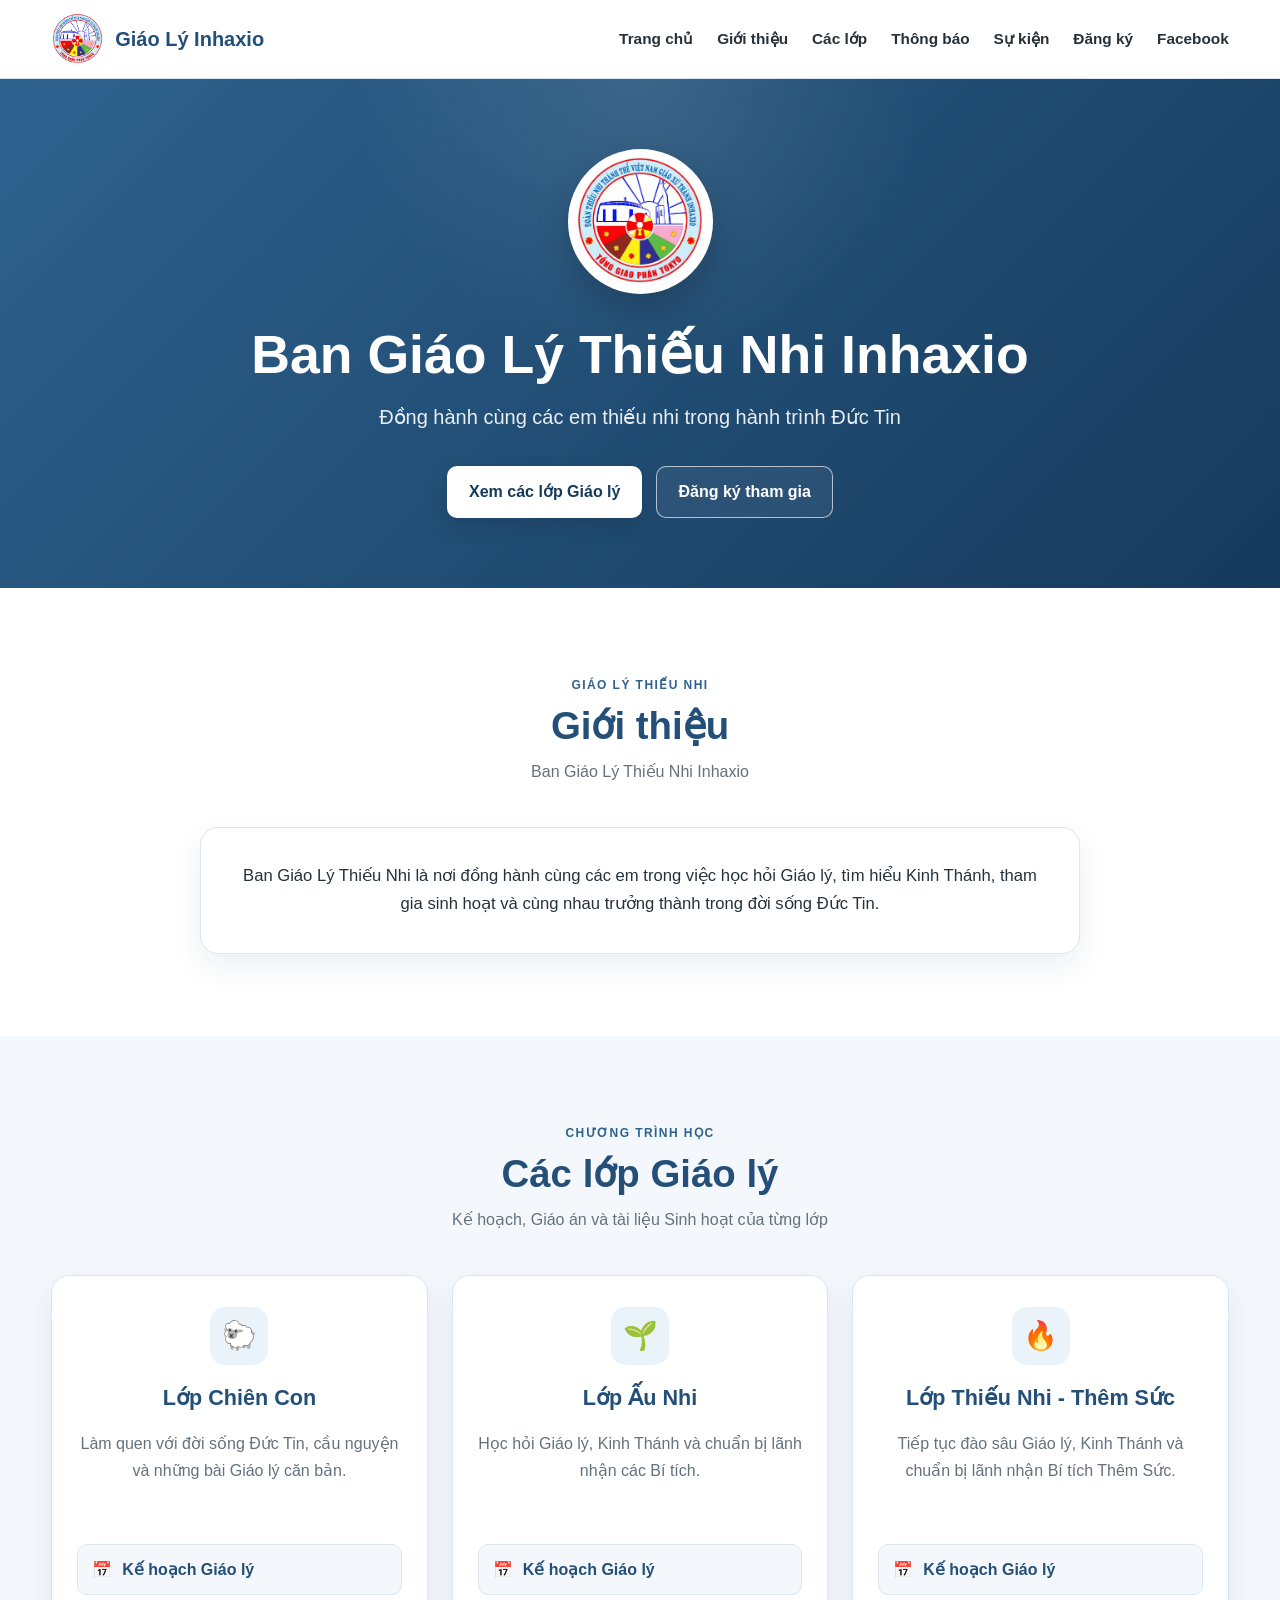
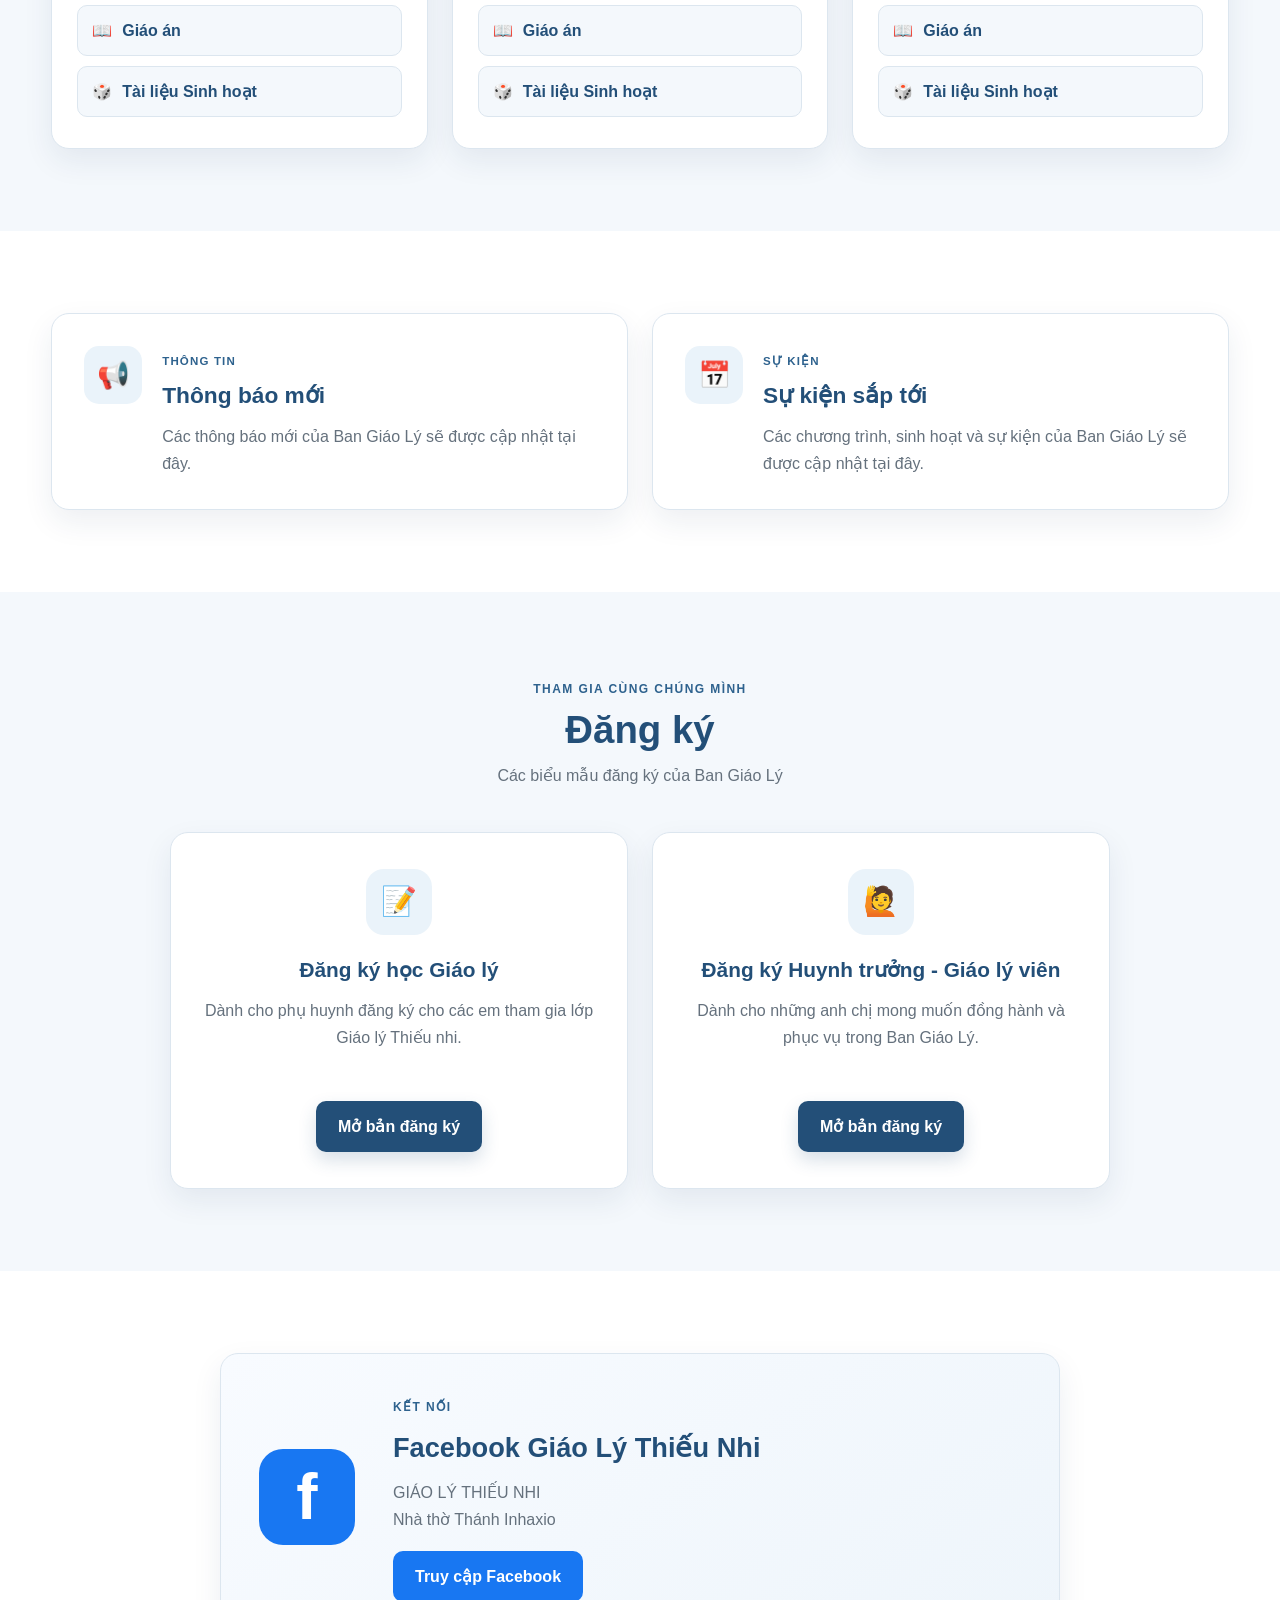
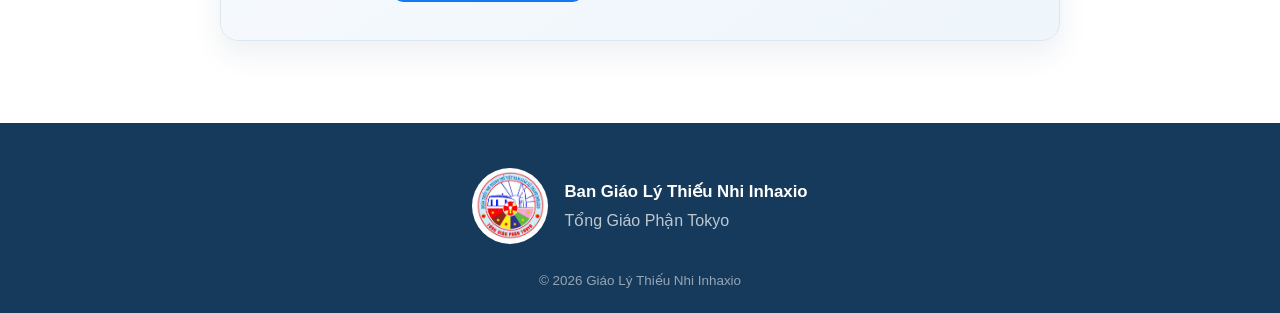
<file: index.html>
<!DOCTYPE html>
<html lang="vi">

<head>
    <meta charset="UTF-8">
    <meta name="viewport" content="width=device-width, initial-scale=1.0">

    <meta name="description"
          content="Website Ban Giáo Lý Thiếu Nhi Inhaxio - Tổng Giáo Phận Tokyo">

    <title>Giáo Lý Thiếu Nhi Inhaxio</title>

    <link rel="stylesheet" href="style.css">
</head>

<body>

    <!-- =========================================================
         HEADER
    ========================================================== -->
    <header class="site-header">
        <div class="container header-inner">

            <a class="brand" href="#home">
                <img
                    src="logo-inhaxio.JPG"
                    alt="Logo Giáo Lý Thiếu Nhi Inhaxio"
                    class="brand-logo">

                <span class="brand-name">
                    Giáo Lý Inhaxio
                </span>
            </a>

            <nav class="main-nav" aria-label="Điều hướng chính">
                <a href="#home">Trang chủ</a>
                <a href="#about">Giới thiệu</a>
                <a href="#classes">Các lớp</a>
                <a href="#news">Thông báo</a>
                <a href="#events">Sự kiện</a>
                <a href="#register">Đăng ký</a>
                <a href="#facebook">Facebook</a>
            </nav>

        </div>
    </header>


    <!-- =========================================================
         NỘI DUNG CHÍNH
    ========================================================== -->
    <main>

        <!-- =====================================================
             HERO
        ====================================================== -->
        <section class="hero" id="home">
            <div class="container hero-content">

                <img
                    src="logo-inhaxio.JPG"
                    alt="Logo Ban Giáo Lý Thiếu Nhi Inhaxio"
                    class="hero-logo">

                <h1>
                    Ban Giáo Lý Thiếu Nhi Inhaxio
                </h1>

                <p class="hero-subtitle">
                    Đồng hành cùng các em thiếu nhi trong hành trình Đức Tin
                </p>

                <div class="hero-actions">

                    <a class="button button-light" href="#classes">
                        Xem các lớp Giáo lý
                    </a>

                    <a class="button button-outline-light" href="#register">
                        Đăng ký tham gia
                    </a>

                </div>

            </div>
        </section>


        <!-- =====================================================
             GIỚI THIỆU
        ====================================================== -->
        <section class="section" id="about">
            <div class="container">

                <div class="section-heading">

                    <span class="eyebrow">
                        GIÁO LÝ THIẾU NHI
                    </span>

                    <h2>
                        Giới thiệu
                    </h2>

                    <p>
                        Ban Giáo Lý Thiếu Nhi Inhaxio
                    </p>

                </div>


                <div class="about-card">

                    <p>
                        Ban Giáo Lý Thiếu Nhi là nơi đồng hành cùng các em
                        trong việc học hỏi Giáo lý, tìm hiểu Kinh Thánh,
                        tham gia sinh hoạt và cùng nhau trưởng thành
                        trong đời sống Đức Tin.
                    </p>

                </div>

            </div>
        </section>


        <!-- =====================================================
             CÁC LỚP GIÁO LÝ
        ====================================================== -->
        <section class="section section-soft" id="classes">
            <div class="container">

                <div class="section-heading">

                    <span class="eyebrow">
                        CHƯƠNG TRÌNH HỌC
                    </span>

                    <h2>
                        Các lớp Giáo lý
                    </h2>

                    <p>
                        Kế hoạch, Giáo án và tài liệu Sinh hoạt của từng lớp
                    </p>

                </div>


                <div class="class-grid">


                    <!-- =========================================
                         LỚP CHIÊN CON
                    ========================================== -->
                    <article
                        class="class-card clickable-card"
                        role="link"
                        tabindex="0"
                        aria-label="Mở trang Lớp Chiên Con"
                        onclick="window.location.href='chien-con.html'"
                        onkeydown="if (event.key === 'Enter' || event.key === ' ') { event.preventDefault(); window.location.href='chien-con.html'; }">

                        <div class="class-icon" aria-hidden="true">
                            🐑
                        </div>

                        <h3>
                            Lớp Chiên Con
                        </h3>

                        <p class="class-description">
                            Làm quen với đời sống Đức Tin,
                            cầu nguyện và những bài Giáo lý căn bản.
                        </p>


                        <div class="class-links">

                            <a
                                href="https://docs.google.com/spreadsheets/d/1TBIcZOhGC3f8vCSOYljDCtpSISwxvYtwi4E1pwfVuUY/edit"
                                target="_blank"
                                rel="noopener noreferrer"
                                onclick="event.stopPropagation()"
                                onkeydown="event.stopPropagation()">

                                <span aria-hidden="true">📅</span>
                                <span>Kế hoạch Giáo lý</span>

                            </a>


                            <a
                                href="https://drive.google.com/drive/folders/1mZdYIKdlgh3rO6v77OMRa1jwuwBGa08i"
                                target="_blank"
                                rel="noopener noreferrer"
                                onclick="event.stopPropagation()"
                                onkeydown="event.stopPropagation()">

                                <span aria-hidden="true">📖</span>
                                <span>Giáo án</span>

                            </a>


                            <a
                                href="https://drive.google.com/drive/folders/1mZdYIKdlgh3rO6v77OMRa1jwuwBGa08i"
                                target="_blank"
                                rel="noopener noreferrer"
                                onclick="event.stopPropagation()"
                                onkeydown="event.stopPropagation()">

                                <span aria-hidden="true">🎲</span>
                                <span>Tài liệu Sinh hoạt</span>

                            </a>

                        </div>

                    </article>


                    <!-- =========================================
                         LỚP ẤU NHI
                    ========================================== -->
                    <article
                        class="class-card clickable-card"
                        role="link"
                        tabindex="0"
                        aria-label="Mở trang Lớp Ấu Nhi"
                        onclick="window.location.href='au-nhi.html'"
                        onkeydown="if (event.key === 'Enter' || event.key === ' ') { event.preventDefault(); window.location.href='au-nhi.html'; }">

                        <div class="class-icon" aria-hidden="true">
                            🌱
                        </div>

                        <h3>
                            Lớp Ấu Nhi
                        </h3>

                        <p class="class-description">
                            Học hỏi Giáo lý, Kinh Thánh
                            và chuẩn bị lãnh nhận các Bí tích.
                        </p>


                        <div class="class-links">

                            <a
                                href="https://docs.google.com/spreadsheets/d/12yzKJkrB0ieQURrOddSmhnxcK3JTZgs_cDYWxCJSAxc/edit"
                                target="_blank"
                                rel="noopener noreferrer"
                                onclick="event.stopPropagation()"
                                onkeydown="event.stopPropagation()">

                                <span aria-hidden="true">📅</span>
                                <span>Kế hoạch Giáo lý</span>

                            </a>


                            <a
                                href="https://drive.google.com/drive/folders/1br7xLF0zghy7j3fA7uKXOxBe-zczAi4x"
                                target="_blank"
                                rel="noopener noreferrer"
                                onclick="event.stopPropagation()"
                                onkeydown="event.stopPropagation()">

                                <span aria-hidden="true">📖</span>
                                <span>Giáo án</span>

                            </a>


                            <a
                                href="https://drive.google.com/drive/folders/1br7xLF0zghy7j3fA7uKXOxBe-zczAi4x"
                                target="_blank"
                                rel="noopener noreferrer"
                                onclick="event.stopPropagation()"
                                onkeydown="event.stopPropagation()">

                                <span aria-hidden="true">🎲</span>
                                <span>Tài liệu Sinh hoạt</span>

                            </a>

                        </div>

                    </article>


                    <!-- =========================================
                         LỚP THIẾU NHI - THÊM SỨC
                    ========================================== -->
                    <article
                        class="class-card clickable-card"
                        role="link"
                        tabindex="0"
                        aria-label="Mở trang Lớp Thiếu Nhi - Thêm Sức"
                        onclick="window.location.href='thieu-nhi.html'"
                        onkeydown="if (event.key === 'Enter' || event.key === ' ') { event.preventDefault(); window.location.href='thieu-nhi.html'; }">

                        <div class="class-icon" aria-hidden="true">
                            🔥
                        </div>

                        <h3>
                            Lớp Thiếu Nhi - Thêm Sức
                        </h3>

                        <p class="class-description">
                            Tiếp tục đào sâu Giáo lý,
                            Kinh Thánh và chuẩn bị
                            lãnh nhận Bí tích Thêm Sức.
                        </p>


                        <div class="class-links">

                            <a
                                href="https://docs.google.com/spreadsheets/d/1ZqWnhf_2bJNa2LN-iQzSaBZgQgb11ujQKIG0E-aEugk/edit"
                                target="_blank"
                                rel="noopener noreferrer"
                                onclick="event.stopPropagation()"
                                onkeydown="event.stopPropagation()">

                                <span aria-hidden="true">📅</span>
                                <span>Kế hoạch Giáo lý</span>

                            </a>


                            <a
                                href="https://drive.google.com/drive/folders/1y-4k5ywKXEDZDuYDzLAyXlDaEbo5vHjw"
                                target="_blank"
                                rel="noopener noreferrer"
                                onclick="event.stopPropagation()"
                                onkeydown="event.stopPropagation()">

                                <span aria-hidden="true">📖</span>
                                <span>Giáo án</span>

                            </a>


                            <a
                                href="https://drive.google.com/drive/folders/19icOTeF_5kDESuEs3nwUHrjq2kEfe52x"
                                target="_blank"
                                rel="noopener noreferrer"
                                onclick="event.stopPropagation()"
                                onkeydown="event.stopPropagation()">

                                <span aria-hidden="true">🎲</span>
                                <span>Tài liệu Sinh hoạt</span>

                            </a>

                        </div>

                    </article>


                </div>

            </div>
        </section>


        <!-- =====================================================
             THÔNG BÁO + SỰ KIỆN
        ====================================================== -->
        <section class="section" id="information">
            <div class="container">

                <div class="info-grid">


                    <article class="info-card" id="news">

                        <div class="info-icon" aria-hidden="true">
                            📢
                        </div>

                        <div>

                            <span class="info-label">
                                THÔNG TIN
                            </span>

                            <h2>
                                Thông báo mới
                            </h2>

                            <p>
                                Các thông báo mới của Ban Giáo Lý
                                sẽ được cập nhật tại đây.
                            </p>

                        </div>

                    </article>


                    <article class="info-card" id="events">

                        <div class="info-icon" aria-hidden="true">
                            📅
                        </div>

                        <div>

                            <span class="info-label">
                                SỰ KIỆN
                            </span>

                            <h2>
                                Sự kiện sắp tới
                            </h2>

                            <p>
                                Các chương trình, sinh hoạt và sự kiện
                                của Ban Giáo Lý sẽ được cập nhật tại đây.
                            </p>

                        </div>

                    </article>


                </div>

            </div>
        </section>


        <!-- =====================================================
             ĐĂNG KÝ
        ====================================================== -->
        <section class="section section-soft" id="register">
            <div class="container">

                <div class="section-heading">

                    <span class="eyebrow">
                        THAM GIA CÙNG CHÚNG MÌNH
                    </span>

                    <h2>
                        Đăng ký
                    </h2>

                    <p>
                        Các biểu mẫu đăng ký của Ban Giáo Lý
                    </p>

                </div>


                <div class="register-grid">


                    <article class="register-card">

                        <div class="register-icon" aria-hidden="true">
                            📝
                        </div>

                        <h3>
                            Đăng ký học Giáo lý
                        </h3>

                        <p>
                            Dành cho phụ huynh đăng ký
                            cho các em tham gia lớp Giáo lý Thiếu nhi.
                        </p>

                        <a
                            class="button button-primary"
                            href="https://forms.gle/WBxKHPgf5kwEPByf9"
                            target="_blank"
                            rel="noopener noreferrer">

                            Mở bản đăng ký

                        </a>

                    </article>


                    <article class="register-card">

                        <div class="register-icon" aria-hidden="true">
                            🙋
                        </div>

                        <h3>
                            Đăng ký Huynh trưởng - Giáo lý viên
                        </h3>

                        <p>
                            Dành cho những anh chị mong muốn
                            đồng hành và phục vụ trong Ban Giáo Lý.
                        </p>

                        <a
                            class="button button-primary"
                            href="https://forms.gle/yJYvVLEoirdnnJkR9"
                            target="_blank"
                            rel="noopener noreferrer">

                            Mở bản đăng ký

                        </a>

                    </article>


                </div>

            </div>
        </section>


        <!-- =====================================================
             FACEBOOK
        ====================================================== -->
        <section class="section facebook-section" id="facebook">
            <div class="container facebook-inner">

                <div class="facebook-mark" aria-hidden="true">
                    f
                </div>


                <div class="facebook-content">

                    <span class="eyebrow">
                        KẾT NỐI
                    </span>

                    <h2>
                        Facebook Giáo Lý Thiếu Nhi
                    </h2>

                    <p>
                        GIÁO LÝ THIẾU NHI
                        <br>
                        Nhà thờ Thánh Inhaxio
                    </p>

                    <a
                        class="button facebook-button"
                        href="https://www.facebook.com/groups/3584603501809400"
                        target="_blank"
                        rel="noopener noreferrer">

                        Truy cập Facebook

                    </a>

                </div>

            </div>
        </section>

    </main>


    <!-- =========================================================
         FOOTER
    ========================================================== -->
    <footer class="site-footer">

        <div class="container footer-inner">

            <img
                src="logo-inhaxio.JPG"
                alt="Logo Giáo Lý Thiếu Nhi Inhaxio"
                class="footer-logo">


            <div>

                <p class="footer-title">
                    Ban Giáo Lý Thiếu Nhi Inhaxio
                </p>

                <p class="footer-subtitle">
                    Tổng Giáo Phận Tokyo
                </p>

            </div>

        </div>


        <p class="copyright">
            © 2026 Giáo Lý Thiếu Nhi Inhaxio
        </p>

    </footer>

</body>

</html>
</file>
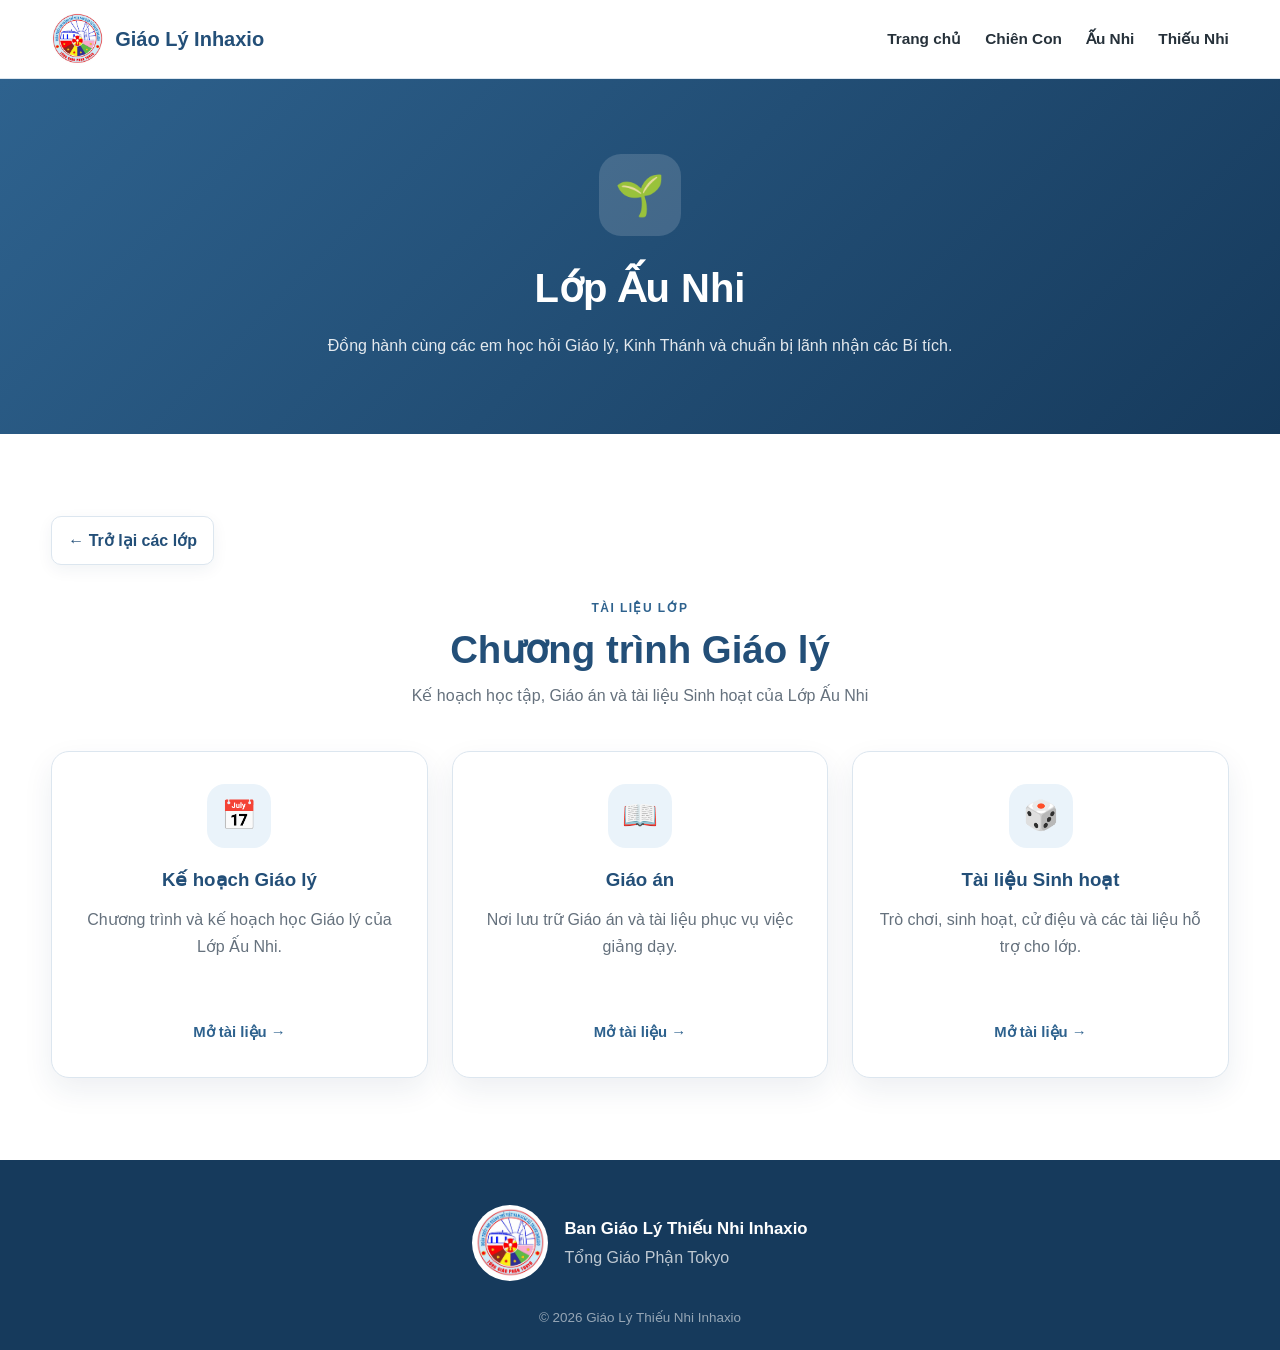
<file: au-nhi.html>
<!DOCTYPE html>
<html lang="vi">

<head>
    <meta charset="UTF-8">
    <meta name="viewport" content="width=device-width, initial-scale=1.0">
    <meta name="description" content="Trang lớp Ấu Nhi - Giáo Lý Thiếu Nhi Inhaxio">
    <title>Lớp Ấu Nhi | Giáo Lý Inhaxio</title>
    <link rel="stylesheet" href="style.css">
</head>

<body>

    <header class="site-header">
        <div class="container header-inner">

            <a class="brand" href="index.html">
                <img
                    src="logo-inhaxio.JPG"
                    alt="Logo Giáo Lý Thiếu Nhi Inhaxio"
                    class="brand-logo">

                <span class="brand-name">
                    Giáo Lý Inhaxio
                </span>
            </a>

            <nav class="main-nav" aria-label="Điều hướng lớp">
                <a href="index.html">Trang chủ</a>
                <a href="chien-con.html">Chiên Con</a>
                <a href="au-nhi.html">Ấu Nhi</a>
                <a href="thieu-nhi.html">Thiếu Nhi</a>
            </nav>

        </div>
    </header>


    <main>

        <section class="class-detail-hero">
            <div class="container">

                <div class="detail-icon" aria-hidden="true">
                    🌱
                </div>

                <h1>
                    Lớp Ấu Nhi
                </h1>

                <p>
                    Đồng hành cùng các em học hỏi Giáo lý, Kinh Thánh và chuẩn bị lãnh nhận các Bí tích.
                </p>

            </div>
        </section>


        <section class="section">
            <div class="container">

                <a
                    class="class-back-link"
                    href="index.html#classes">
                    ← Trở lại các lớp
                </a>

                <div class="section-heading">

                    <span class="eyebrow">
                        TÀI LIỆU LỚP
                    </span>

                    <h2>
                        Chương trình Giáo lý
                    </h2>

                    <p>
                        Kế hoạch học tập, Giáo án
                        và tài liệu Sinh hoạt của Lớp Ấu Nhi
                    </p>

                </div>

                <div class="resource-grid">

                    <a
                        class="resource-card resource-card-link"
                        href="https://docs.google.com/spreadsheets/d/12yzKJkrB0ieQURrOddSmhnxcK3JTZgs_cDYWxCJSAxc/edit"
                        target="_blank"
                        rel="noopener noreferrer">

                        <div class="resource-icon" aria-hidden="true">
                            📅
                        </div>

                        <h3>
                            Kế hoạch Giáo lý
                        </h3>

                        <p>
                            Chương trình và kế hoạch học Giáo lý
                            của Lớp Ấu Nhi.
                        </p>

                        <span class="resource-open">
                            Mở tài liệu →
                        </span>

                    </a>


                    <a
                        class="resource-card resource-card-link"
                        href="https://drive.google.com/drive/folders/1br7xLF0zghy7j3fA7uKXOxBe-zczAi4x"
                        target="_blank"
                        rel="noopener noreferrer">

                        <div class="resource-icon" aria-hidden="true">
                            📖
                        </div>

                        <h3>
                            Giáo án
                        </h3>

                        <p>
                            Nơi lưu trữ Giáo án và tài liệu
                            phục vụ việc giảng dạy.
                        </p>

                        <span class="resource-open">
                            Mở tài liệu →
                        </span>

                    </a>


                    <a
                        class="resource-card resource-card-link"
                        href="https://drive.google.com/drive/folders/1br7xLF0zghy7j3fA7uKXOxBe-zczAi4x"
                        target="_blank"
                        rel="noopener noreferrer">

                        <div class="resource-icon" aria-hidden="true">
                            🎲
                        </div>

                        <h3>
                            Tài liệu Sinh hoạt
                        </h3>

                        <p>
                            Trò chơi, sinh hoạt, cử điệu
                            và các tài liệu hỗ trợ cho lớp.
                        </p>

                        <span class="resource-open">
                            Mở tài liệu →
                        </span>

                    </a>

                </div>

            </div>
        </section>

    </main>


    <footer class="site-footer">

        <div class="container footer-inner">

            <img
                src="logo-inhaxio.JPG"
                alt="Logo Giáo Lý Thiếu Nhi Inhaxio"
                class="footer-logo">

            <div>
                <p class="footer-title">
                    Ban Giáo Lý Thiếu Nhi Inhaxio
                </p>

                <p class="footer-subtitle">
                    Tổng Giáo Phận Tokyo
                </p>
            </div>

        </div>

        <p class="copyright">
            © 2026 Giáo Lý Thiếu Nhi Inhaxio
        </p>

    </footer>

</body>

</html>
</file>
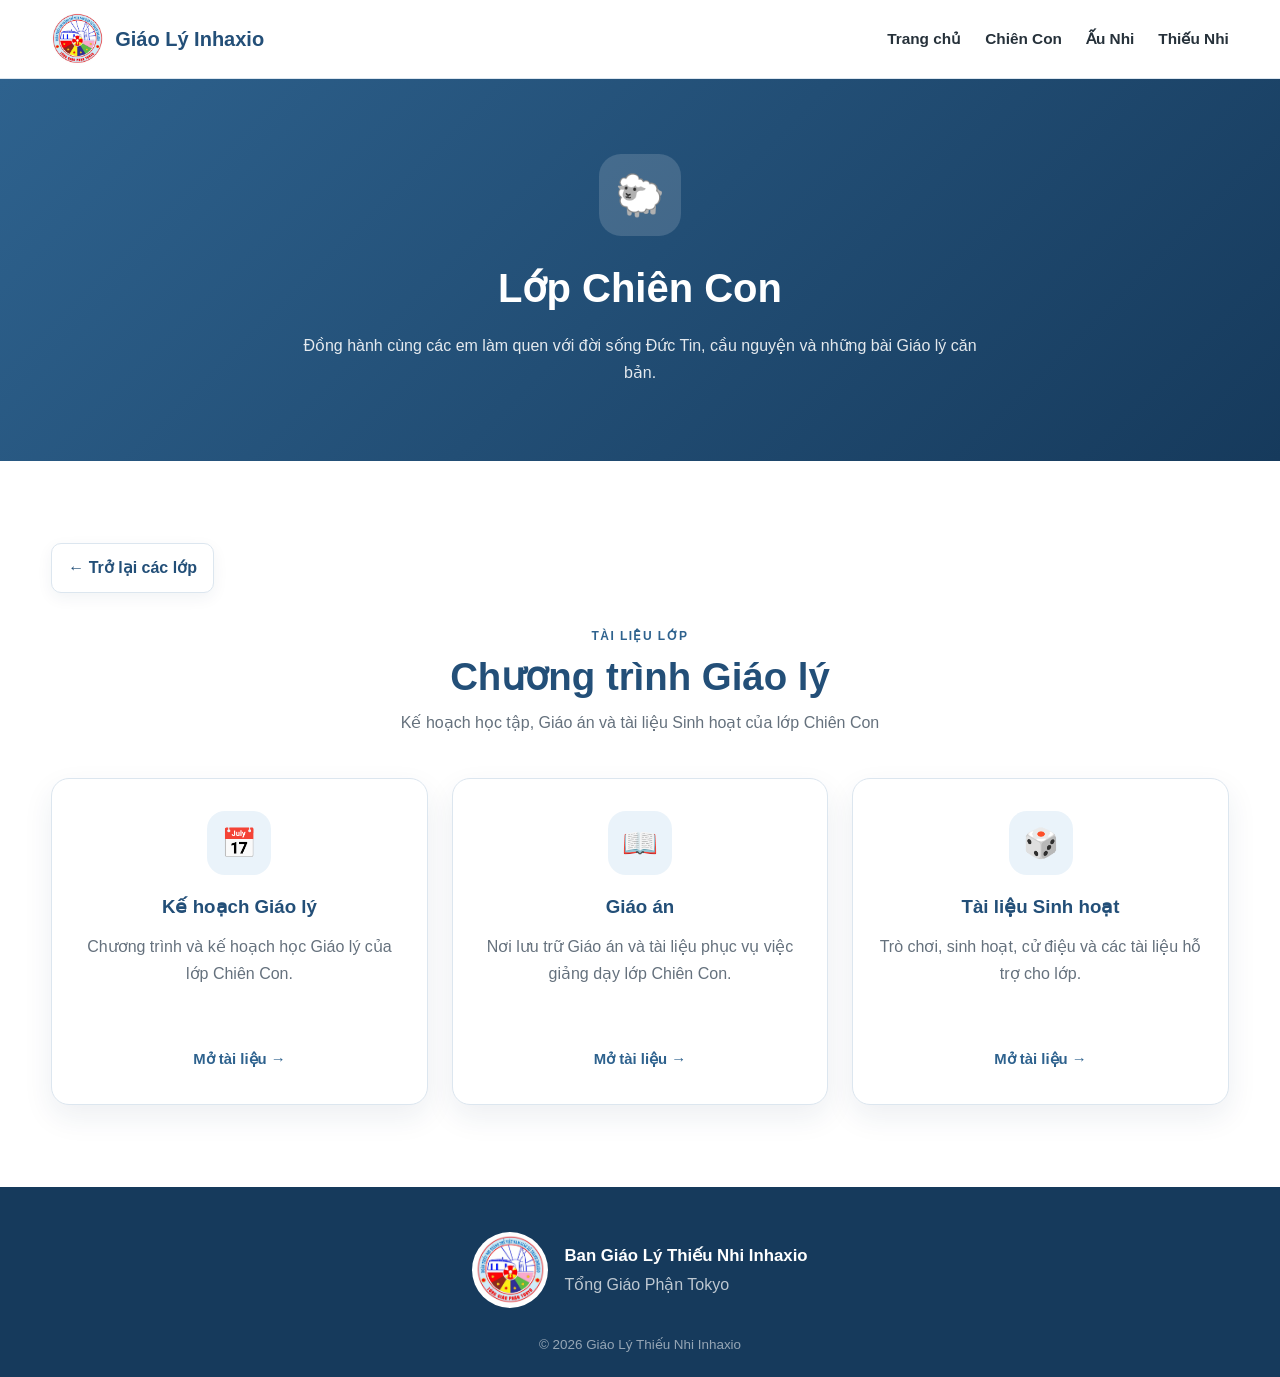
<file: chien-con.html>
<!DOCTYPE html>
<html lang="vi">

<head>
    <meta charset="UTF-8">
    <meta name="viewport" content="width=device-width, initial-scale=1.0">

    <meta name="description"
          content="Trang lớp Chiên Con - Giáo Lý Thiếu Nhi Inhaxio">

    <title>Lớp Chiên Con | Giáo Lý Inhaxio</title>

    <link rel="stylesheet" href="style.css">
</head>

<body>

    <!-- HEADER -->
    <header class="site-header">
        <div class="container header-inner">

            <a class="brand" href="index.html">
                <img
                    src="logo-inhaxio.JPG"
                    alt="Logo Giáo Lý Thiếu Nhi Inhaxio"
                    class="brand-logo">

                <span class="brand-name">
                    Giáo Lý Inhaxio
                </span>
            </a>

            <nav class="main-nav" aria-label="Điều hướng lớp">
                <a href="index.html">Trang chủ</a>
                <a href="chien-con.html">Chiên Con</a>
                <a href="au-nhi.html">Ấu Nhi</a>
                <a href="thieu-nhi.html">Thiếu Nhi</a>
            </nav>

        </div>
    </header>


    <main>

        <!-- HERO -->
        <section class="class-detail-hero">
            <div class="container">

                <div class="detail-icon" aria-hidden="true">
                    🐑
                </div>

                <h1>
                    Lớp Chiên Con
                </h1>

                <p>
                    Đồng hành cùng các em làm quen với đời sống Đức Tin,
                    cầu nguyện và những bài Giáo lý căn bản.
                </p>

            </div>
        </section>


        <!-- TÀI LIỆU -->
        <section class="section">
            <div class="container">

                <a
                    class="class-back-link"
                    href="index.html#classes">
                    ← Trở lại các lớp
                </a>

                <div class="section-heading">

                    <span class="eyebrow">
                        TÀI LIỆU LỚP
                    </span>

                    <h2>
                        Chương trình Giáo lý
                    </h2>

                    <p>
                        Kế hoạch học tập, Giáo án
                        và tài liệu Sinh hoạt của lớp Chiên Con
                    </p>

                </div>


                <div class="resource-grid">


                    <!-- KẾ HOẠCH GIÁO LÝ -->
                    <a
                        class="resource-card resource-card-link"
                        href="https://docs.google.com/spreadsheets/d/1TBIcZOhGC3f8vCSOYljDCtpSISwxvYtwi4E1pwfVuUY/edit"
                        target="_blank"
                        rel="noopener noreferrer">

                        <div class="resource-icon" aria-hidden="true">
                            📅
                        </div>

                        <h3>
                            Kế hoạch Giáo lý
                        </h3>

                        <p>
                            Chương trình và kế hoạch học Giáo lý
                            của lớp Chiên Con.
                        </p>

                        <span class="resource-open">
                            Mở tài liệu →
                        </span>

                    </a>


                    <!-- GIÁO ÁN -->
                    <a
                        class="resource-card resource-card-link"
                        href="https://drive.google.com/drive/folders/1mZdYIKdlgh3rO6v77OMRa1jwuwBGa08i"
                        target="_blank"
                        rel="noopener noreferrer">

                        <div class="resource-icon" aria-hidden="true">
                            📖
                        </div>

                        <h3>
                            Giáo án
                        </h3>

                        <p>
                            Nơi lưu trữ Giáo án và tài liệu
                            phục vụ việc giảng dạy lớp Chiên Con.
                        </p>

                        <span class="resource-open">
                            Mở tài liệu →
                        </span>

                    </a>


                    <!-- TÀI LIỆU SINH HOẠT -->
                    <a
                        class="resource-card resource-card-link"
                        href="https://drive.google.com/drive/folders/1mZdYIKdlgh3rO6v77OMRa1jwuwBGa08i"
                        target="_blank"
                        rel="noopener noreferrer">

                        <div class="resource-icon" aria-hidden="true">
                            🎲
                        </div>

                        <h3>
                            Tài liệu Sinh hoạt
                        </h3>

                        <p>
                            Trò chơi, sinh hoạt, cử điệu
                            và các tài liệu hỗ trợ cho lớp.
                        </p>

                        <span class="resource-open">
                            Mở tài liệu →
                        </span>

                    </a>


                </div>

            </div>
        </section>

    </main>


    <!-- FOOTER -->
    <footer class="site-footer">

        <div class="container footer-inner">

            <img
                src="logo-inhaxio.JPG"
                alt="Logo Giáo Lý Thiếu Nhi Inhaxio"
                class="footer-logo">

            <div>
                <p class="footer-title">
                    Ban Giáo Lý Thiếu Nhi Inhaxio
                </p>

                <p class="footer-subtitle">
                    Tổng Giáo Phận Tokyo
                </p>
            </div>

        </div>

        <p class="copyright">
            © 2026 Giáo Lý Thiếu Nhi Inhaxio
        </p>

    </footer>

</body>

</html>
</file>
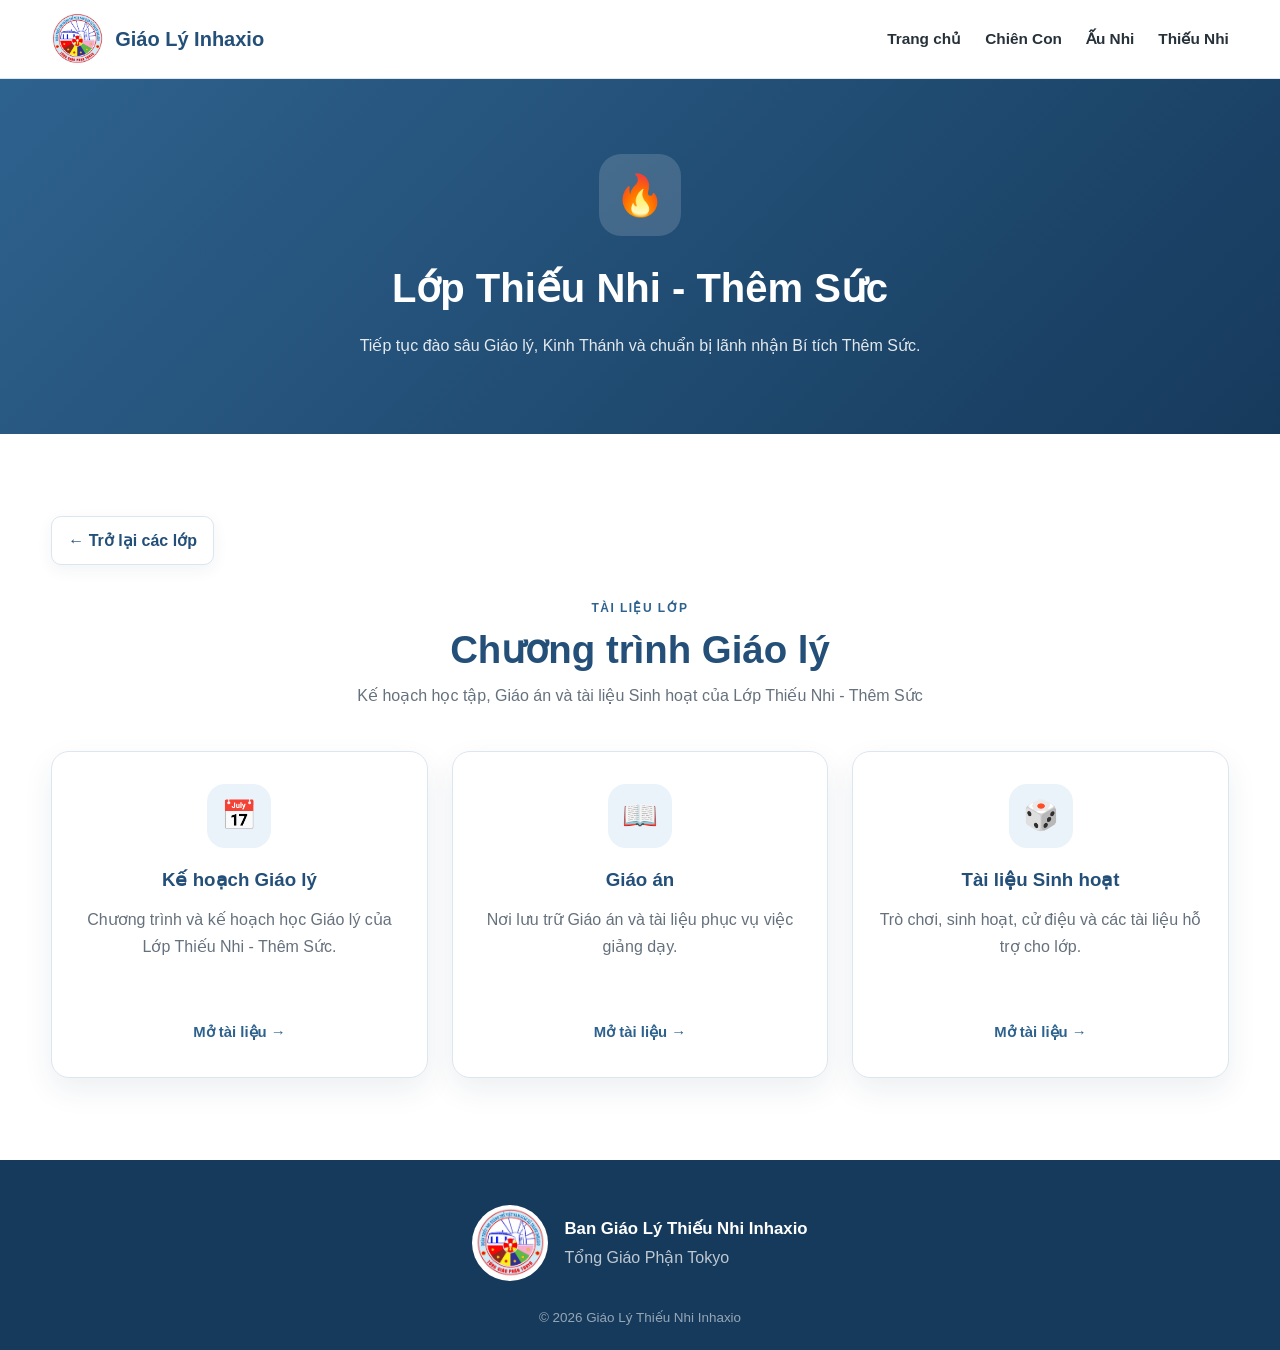
<file: thieu-nhi.html>
<!DOCTYPE html>
<html lang="vi">

<head>
    <meta charset="UTF-8">
    <meta name="viewport" content="width=device-width, initial-scale=1.0">
    <meta name="description" content="Trang lớp Thiếu Nhi - Thêm Sức - Giáo Lý Thiếu Nhi Inhaxio">
    <title>Lớp Thiếu Nhi - Thêm Sức | Giáo Lý Inhaxio</title>
    <link rel="stylesheet" href="style.css">
</head>

<body>

    <header class="site-header">
        <div class="container header-inner">

            <a class="brand" href="index.html">
                <img
                    src="logo-inhaxio.JPG"
                    alt="Logo Giáo Lý Thiếu Nhi Inhaxio"
                    class="brand-logo">

                <span class="brand-name">
                    Giáo Lý Inhaxio
                </span>
            </a>

            <nav class="main-nav" aria-label="Điều hướng lớp">
                <a href="index.html">Trang chủ</a>
                <a href="chien-con.html">Chiên Con</a>
                <a href="au-nhi.html">Ấu Nhi</a>
                <a href="thieu-nhi.html">Thiếu Nhi</a>
            </nav>

        </div>
    </header>


    <main>

        <section class="class-detail-hero">
            <div class="container">

                <div class="detail-icon" aria-hidden="true">
                    🔥
                </div>

                <h1>
                    Lớp Thiếu Nhi - Thêm Sức
                </h1>

                <p>
                    Tiếp tục đào sâu Giáo lý, Kinh Thánh và chuẩn bị lãnh nhận Bí tích Thêm Sức.
                </p>

            </div>
        </section>


        <section class="section">
            <div class="container">

                <a
                    class="class-back-link"
                    href="index.html#classes">
                    ← Trở lại các lớp
                </a>

                <div class="section-heading">

                    <span class="eyebrow">
                        TÀI LIỆU LỚP
                    </span>

                    <h2>
                        Chương trình Giáo lý
                    </h2>

                    <p>
                        Kế hoạch học tập, Giáo án
                        và tài liệu Sinh hoạt của Lớp Thiếu Nhi - Thêm Sức
                    </p>

                </div>

                <div class="resource-grid">

                    <a
                        class="resource-card resource-card-link"
                        href="https://docs.google.com/spreadsheets/d/1ZqWnhf_2bJNa2LN-iQzSaBZgQgb11ujQKIG0E-aEugk/edit"
                        target="_blank"
                        rel="noopener noreferrer">

                        <div class="resource-icon" aria-hidden="true">
                            📅
                        </div>

                        <h3>
                            Kế hoạch Giáo lý
                        </h3>

                        <p>
                            Chương trình và kế hoạch học Giáo lý
                            của Lớp Thiếu Nhi - Thêm Sức.
                        </p>

                        <span class="resource-open">
                            Mở tài liệu →
                        </span>

                    </a>


                    <a
                        class="resource-card resource-card-link"
                        href="https://drive.google.com/drive/folders/1y-4k5ywKXEDZDuYDzLAyXlDaEbo5vHjw"
                        target="_blank"
                        rel="noopener noreferrer">

                        <div class="resource-icon" aria-hidden="true">
                            📖
                        </div>

                        <h3>
                            Giáo án
                        </h3>

                        <p>
                            Nơi lưu trữ Giáo án và tài liệu
                            phục vụ việc giảng dạy.
                        </p>

                        <span class="resource-open">
                            Mở tài liệu →
                        </span>

                    </a>


                    <a
                        class="resource-card resource-card-link"
                        href="https://drive.google.com/drive/folders/19icOTeF_5kDESuEs3nwUHrjq2kEfe52x"
                        target="_blank"
                        rel="noopener noreferrer">

                        <div class="resource-icon" aria-hidden="true">
                            🎲
                        </div>

                        <h3>
                            Tài liệu Sinh hoạt
                        </h3>

                        <p>
                            Trò chơi, sinh hoạt, cử điệu
                            và các tài liệu hỗ trợ cho lớp.
                        </p>

                        <span class="resource-open">
                            Mở tài liệu →
                        </span>

                    </a>

                </div>

            </div>
        </section>

    </main>


    <footer class="site-footer">

        <div class="container footer-inner">

            <img
                src="logo-inhaxio.JPG"
                alt="Logo Giáo Lý Thiếu Nhi Inhaxio"
                class="footer-logo">

            <div>
                <p class="footer-title">
                    Ban Giáo Lý Thiếu Nhi Inhaxio
                </p>

                <p class="footer-subtitle">
                    Tổng Giáo Phận Tokyo
                </p>
            </div>

        </div>

        <p class="copyright">
            © 2026 Giáo Lý Thiếu Nhi Inhaxio
        </p>

    </footer>

</body>

</html>
</file>
<file: style.css>
/* =========================================================
   RESET & BIẾN MÀU
========================================================= */

:root {
    --blue-900: #163a5c;
    --blue-800: #234f78;
    --blue-700: #2e628e;
    --blue-100: #eaf3fa;
    --blue-050: #f4f8fc;

    --text: #25313d;
    --muted: #65717d;

    --white: #ffffff;
    --border: #dce6ef;

    --shadow:
        0 12px 30px rgba(24, 56, 84, 0.08);

    --radius: 18px;

    --max-width: 1180px;
}

* {
    margin: 0;
    padding: 0;
    box-sizing: border-box;
}

html {
    scroll-behavior: smooth;
}

body {
    font-family:
        -apple-system,
        BlinkMacSystemFont,
        "Segoe UI",
        Arial,
        sans-serif;

    color: var(--text);
    background: var(--white);
    line-height: 1.7;
}

img {
    max-width: 100%;
}

a {
    color: inherit;
}

.container {
    width: min(92%, var(--max-width));
    margin: 0 auto;
}


/* =========================================================
   HEADER
========================================================= */

.site-header {
    position: sticky;
    top: 0;
    z-index: 1000;

    background:
        rgba(255, 255, 255, 0.96);

    border-bottom:
        1px solid var(--border);

    backdrop-filter:
        blur(10px);
}

.header-inner {
    min-height: 78px;

    display: flex;
    align-items: center;
    justify-content: space-between;

    gap: 30px;
}

.brand {
    display: inline-flex;
    align-items: center;

    gap: 12px;

    text-decoration: none;
}

.brand-logo {
    width: 52px;
    height: 52px;

    object-fit: cover;

    border-radius: 50%;
}

.brand-name {
    color: var(--blue-800);

    font-size: 1.25rem;
    font-weight: 800;

    white-space: nowrap;
}

.main-nav {
    display: flex;
    align-items: center;

    gap: 24px;

    flex-wrap: wrap;
}

.main-nav a {
    position: relative;

    color: #26313a;

    font-size: 0.96rem;
    font-weight: 600;

    text-decoration: none;
}

.main-nav a::after {
    content: "";

    position: absolute;

    left: 0;
    right: 100%;
    bottom: -7px;

    height: 2px;

    background: var(--blue-700);

    transition: 0.2s ease;
}

.main-nav a:hover {
    color: var(--blue-700);
}

.main-nav a:hover::after {
    right: 0;
}


/* =========================================================
   HERO
========================================================= */

.hero {
    color: var(--white);

    background:
        radial-gradient(
            circle at top,
            rgba(255, 255, 255, 0.10),
            transparent 35%
        ),
        linear-gradient(
            135deg,
            var(--blue-700),
            var(--blue-900)
        );
}

.hero-content {
    min-height: 470px;

    display: flex;
    flex-direction: column;
    justify-content: center;
    align-items: center;

    text-align: center;

    padding:
        70px 0;
}

.hero-logo {
    width: 145px;
    height: 145px;

    object-fit: cover;

    padding: 6px;

    margin-bottom: 28px;

    border-radius: 50%;

    background: var(--white);

    box-shadow:
        0 16px 34px rgba(0, 0, 0, 0.18);
}

.hero h1 {
    max-width: 900px;

    margin-bottom: 14px;

    font-size:
        clamp(2rem, 5vw, 3.35rem);

    line-height: 1.2;
}

.hero-subtitle {
    max-width: 720px;

    color: rgba(255, 255, 255, 0.9);

    font-size:
        clamp(1rem, 2vw, 1.25rem);
}

.hero-actions {
    margin-top: 32px;

    display: flex;
    justify-content: center;

    gap: 14px;

    flex-wrap: wrap;
}


/* =========================================================
   NÚT
========================================================= */

.button {
    display: inline-flex;
    justify-content: center;
    align-items: center;

    min-height: 46px;

    padding:
        11px 21px;

    border:
        1px solid transparent;

    border-radius: 10px;

    font-weight: 700;
    text-decoration: none;

    transition:
        transform 0.18s ease,
        opacity 0.18s ease,
        box-shadow 0.18s ease;
}

.button:hover {
    transform:
        translateY(-2px);
}

.button-light {
    color: var(--blue-900);
    background: var(--white);

    box-shadow:
        0 8px 20px rgba(0, 0, 0, 0.12);
}

.button-outline-light {
    color: var(--white);

    border-color:
        rgba(255, 255, 255, 0.65);

    background:
        rgba(255, 255, 255, 0.06);
}

.button-primary {
    color: var(--white);
    background: var(--blue-800);

    box-shadow:
        0 8px 18px rgba(35, 79, 120, 0.18);
}


/* =========================================================
   SECTION CHUNG
========================================================= */

.section {
    padding:
        82px 0;
}

.section-soft {
    background: var(--blue-050);
}

.section-heading {
    max-width: 760px;

    margin:
        0 auto 42px;

    text-align: center;
}

.eyebrow {
    display: inline-block;

    margin-bottom: 7px;

    color: var(--blue-700);

    font-size: 0.75rem;
    font-weight: 800;

    letter-spacing: 0.12em;
}

.section-heading h2 {
    margin-bottom: 8px;

    color: var(--blue-800);

    font-size:
        clamp(1.75rem, 3vw, 2.4rem);

    line-height: 1.25;
}

.section-heading p {
    color: var(--muted);
}


/* =========================================================
   GIỚI THIỆU
========================================================= */

.about-card {
    max-width: 880px;

    margin: 0 auto;

    padding:
        34px 38px;

    border:
        1px solid var(--border);

    border-radius:
        var(--radius);

    background: var(--white);

    box-shadow: var(--shadow);

    text-align: center;

    font-size: 1.04rem;
}


/* =========================================================
   CÁC LỚP GIÁO LÝ
========================================================= */

.class-grid {
    display: grid;

    grid-template-columns:
        repeat(3, minmax(0, 1fr));

    gap: 24px;
}

.class-card {
    display: flex;
    flex-direction: column;

    min-height: 100%;

    padding:
        31px 25px;

    border:
        1px solid var(--border);

    border-radius:
        var(--radius);

    background: var(--white);

    box-shadow: var(--shadow);

    transition:
        transform 0.2s ease,
        box-shadow 0.2s ease;
}

.class-card:hover {
    transform:
        translateY(-5px);

    box-shadow:
        0 18px 36px rgba(24, 56, 84, 0.12);
}

.class-icon {
    width: 58px;
    height: 58px;

    display: grid;
    place-items: center;

    margin:
        0 auto 15px;

    border-radius: 15px;

    background: var(--blue-100);

    font-size: 1.75rem;
}

.class-card h3 {
    margin-bottom: 13px;

    color: var(--blue-800);

    text-align: center;

    font-size: 1.35rem;
}

.class-description {
    min-height: 92px;

    margin-bottom: 22px;

    color: var(--muted);

    text-align: center;
}

.class-links {
    display: grid;

    gap: 10px;

    margin-top: auto;
}

.class-links a {
    display: flex;
    align-items: center;

    gap: 10px;

    padding:
        11px 14px;

    border:
        1px solid var(--border);

    border-radius: 10px;

    color: var(--blue-800);

    background: var(--blue-050);

    font-weight: 700;

    text-decoration: none;

    transition:
        background 0.18s ease,
        color 0.18s ease,
        transform 0.18s ease;
}

.class-links a:hover {
    color: var(--white);
    background: var(--blue-800);

    transform:
        translateX(3px);
}


/* =========================================================
   THÔNG BÁO & SỰ KIỆN
========================================================= */

.info-grid {
    display: grid;

    grid-template-columns:
        repeat(2, minmax(0, 1fr));

    gap: 24px;
}

.info-card {
    display: flex;
    align-items: flex-start;

    gap: 20px;

    padding:
        32px;

    border:
        1px solid var(--border);

    border-radius:
        var(--radius);

    background: var(--white);

    box-shadow: var(--shadow);
}

.info-icon {
    flex:
        0 0 58px;

    width: 58px;
    height: 58px;

    display: grid;
    place-items: center;

    border-radius: 15px;

    background: var(--blue-100);

    font-size: 1.65rem;
}

.info-label {
    display: inline-block;

    margin-bottom: 4px;

    color: var(--blue-700);

    font-size: 0.72rem;
    font-weight: 800;

    letter-spacing: 0.1em;
}

.info-card h2 {
    margin-bottom: 8px;

    color: var(--blue-800);

    font-size: 1.42rem;
}

.info-card p {
    color: var(--muted);
}


/* =========================================================
   ĐĂNG KÝ
========================================================= */

.register-grid {
    display: grid;

    grid-template-columns:
        repeat(2, minmax(0, 1fr));

    gap: 24px;

    max-width: 940px;

    margin:
        0 auto;
}

.register-card {
    display: flex;
    flex-direction: column;
    align-items: center;

    padding:
        36px 30px;

    border:
        1px solid var(--border);

    border-radius:
        var(--radius);

    background: var(--white);

    box-shadow: var(--shadow);

    text-align: center;
}

.register-icon {
    width: 66px;
    height: 66px;

    display: grid;
    place-items: center;

    margin-bottom: 17px;

    border-radius: 18px;

    background: var(--blue-100);

    font-size: 1.8rem;
}

.register-card h3 {
    margin-bottom: 10px;

    color: var(--blue-800);

    font-size: 1.3rem;
}

.register-card p {
    min-height: 82px;

    margin-bottom: 22px;

    color: var(--muted);
}


/* =========================================================
   FACEBOOK
========================================================= */

.facebook-section {
    background: var(--white);
}

.facebook-inner {
    display: flex;
    justify-content: center;
    align-items: center;

    gap: 38px;

    max-width: 840px;

    padding:
        38px;

    border:
        1px solid var(--border);

    border-radius:
        var(--radius);

    background:
        linear-gradient(
            145deg,
            #f8fbff,
            #eef5fb
        );

    box-shadow: var(--shadow);
}

.facebook-mark {
    flex:
        0 0 96px;

    width: 96px;
    height: 96px;

    display: grid;
    place-items: center;

    border-radius:
        24px;

    color: var(--white);
    background: #1877f2;

    font-family: Arial, sans-serif;
    font-size: 4rem;
    font-weight: 800;

    line-height: 1;
}

.facebook-content {
    flex: 1;
}

.facebook-content h2 {
    margin-bottom: 8px;

    color: var(--blue-800);

    font-size: 1.7rem;
}

.facebook-content p {
    margin-bottom: 18px;

    color: var(--muted);
}

.facebook-button {
    color: var(--white);
    background: #1877f2;
}


/* =========================================================
   FOOTER
========================================================= */

.site-footer {
    padding:
        45px 0 20px;

    color: var(--white);

    background:
        var(--blue-900);
}

.footer-inner {
    display: flex;
    justify-content: center;
    align-items: center;

    gap: 16px;

    text-align: left;
}

.footer-logo {
    width: 76px;
    height: 76px;

    object-fit: cover;

    padding: 3px;

    border-radius: 50%;

    background: var(--white);
}

.footer-title {
    font-size: 1.05rem;
    font-weight: 800;
}

.footer-subtitle {
    color:
        rgba(255, 255, 255, 0.72);
}

.copyright {
    margin-top: 26px;

    color:
        rgba(255, 255, 255, 0.55);

    text-align: center;

    font-size: 0.84rem;
}


/* =========================================================
   TABLET
========================================================= */

@media (max-width: 980px) {

    .header-inner {
        flex-direction: column;

        padding:
            13px 0 15px;
    }

    .main-nav {
        justify-content: center;

        gap: 16px;
    }

    .class-grid {
        grid-template-columns: 1fr;
    }

    .class-description {
        min-height: unset;
    }
}


/* =========================================================
   MOBILE
========================================================= */

@media (max-width: 720px) {

    .site-header {
        position: static;
    }

    .header-inner {
        gap: 14px;
    }

    .brand-logo {
        width: 46px;
        height: 46px;
    }

    .brand-name {
        font-size: 1.1rem;
    }

    .main-nav {
        gap:
            9px 14px;
    }

    .main-nav a {
        font-size: 0.88rem;
    }

    .hero-content {
        min-height: 420px;

        padding:
            56px 0;
    }

    .hero-logo {
        width: 118px;
        height: 118px;
    }

    .section {
        padding:
            62px 0;
    }

    .about-card {
        padding:
            26px 22px;

        text-align: left;
    }

    .info-grid,
    .register-grid {
        grid-template-columns: 1fr;
    }

    .info-card {
        padding:
            25px 22px;
    }

    .register-card p {
        min-height: unset;
    }

    .facebook-inner {
        flex-direction: column;

        padding:
            30px 22px;

        text-align: center;
    }

    .facebook-mark {
        flex-basis: 84px;

        width: 84px;
        height: 84px;

        font-size: 3.4rem;
    }

    .footer-inner {
        flex-direction: column;

        text-align: center;
    }
}
/* =========================================================
   TRANG CHI TIẾT LỚP
========================================================= */

.class-detail-hero {
    padding: 75px 0;

    text-align: center;

    color: white;

    background:
        linear-gradient(
            135deg,
            var(--blue-700),
            var(--blue-900)
        );
}

.detail-icon {
    width: 82px;
    height: 82px;

    display: grid;
    place-items: center;

    margin: 0 auto 18px;

    border-radius: 22px;

    background: rgba(255, 255, 255, 0.15);

    font-size: 2.5rem;
}

.class-detail-hero h1 {
    margin-bottom: 10px;

    font-size: 2.5rem;
}

.class-detail-hero p {
    max-width: 700px;

    margin: auto;

    color: rgba(255, 255, 255, 0.88);
}


.resource-grid {
    display: grid;

    grid-template-columns:
        repeat(3, minmax(0, 1fr));

    gap: 24px;
}

.resource-card {
    display: flex;
    flex-direction: column;
    align-items: center;

    padding: 32px 25px;

    border: 1px solid var(--border);

    border-radius: var(--radius);

    background: white;

    box-shadow: var(--shadow);

    text-align: center;
}

.resource-icon {
    width: 64px;
    height: 64px;

    display: grid;
    place-items: center;

    margin-bottom: 16px;

    border-radius: 18px;

    background: var(--blue-100);

    font-size: 1.8rem;
}

.resource-card h3 {
    margin-bottom: 10px;

    color: var(--blue-800);
}

.resource-card p {
    min-height: 82px;

    margin-bottom: 20px;

    color: var(--muted);
}


@media (max-width: 800px) {

    .resource-grid {
        grid-template-columns: 1fr;
    }

    .resource-card p {
        min-height: unset;
    }

}

.clickable-card {
    cursor: pointer;
}

.clickable-card:hover {
    transform: translateY(-7px);
    box-shadow: 0 20px 42px rgba(24, 56, 84, 0.16);
}

.clickable-card:focus {
    outline: 3px solid rgba(46, 98, 142, 0.35);
    outline-offset: 4px;
}


/* =========================================================
   BỔ SUNG CHO TRANG CHI TIẾT LỚP
   Dán đoạn này xuống CUỐI file style.css
========================================================= */

.class-back-link {
    display: inline-flex;
    align-items: center;

    margin-bottom: 28px;
    padding: 10px 16px;

    border: 1px solid var(--border);
    border-radius: 10px;

    color: var(--blue-800);
    background: var(--white);

    font-weight: 700;
    text-decoration: none;

    box-shadow: 0 5px 16px rgba(24, 56, 84, 0.06);

    transition:
        transform 0.18s ease,
        background 0.18s ease,
        color 0.18s ease;
}

.class-back-link:hover {
    color: var(--white);
    background: var(--blue-800);

    transform: translateX(-3px);
}


.resource-card-link {
    color: inherit;
    text-decoration: none;
    cursor: pointer;

    transition:
        transform 0.2s ease,
        box-shadow 0.2s ease,
        border-color 0.2s ease;
}

.resource-card-link:hover {
    transform: translateY(-7px);

    border-color: rgba(46, 98, 142, 0.35);

    box-shadow:
        0 22px 42px rgba(24, 56, 84, 0.15);
}

.resource-card-link:focus-visible {
    outline: 3px solid rgba(46, 98, 142, 0.35);
    outline-offset: 4px;
}

.resource-open {
    display: inline-block;

    margin-top: auto;
    padding-top: 12px;

    color: var(--blue-700);

    font-size: 0.93rem;
    font-weight: 800;
}

.resource-card-link:hover .resource-open {
    color: var(--blue-900);
}
</file>
